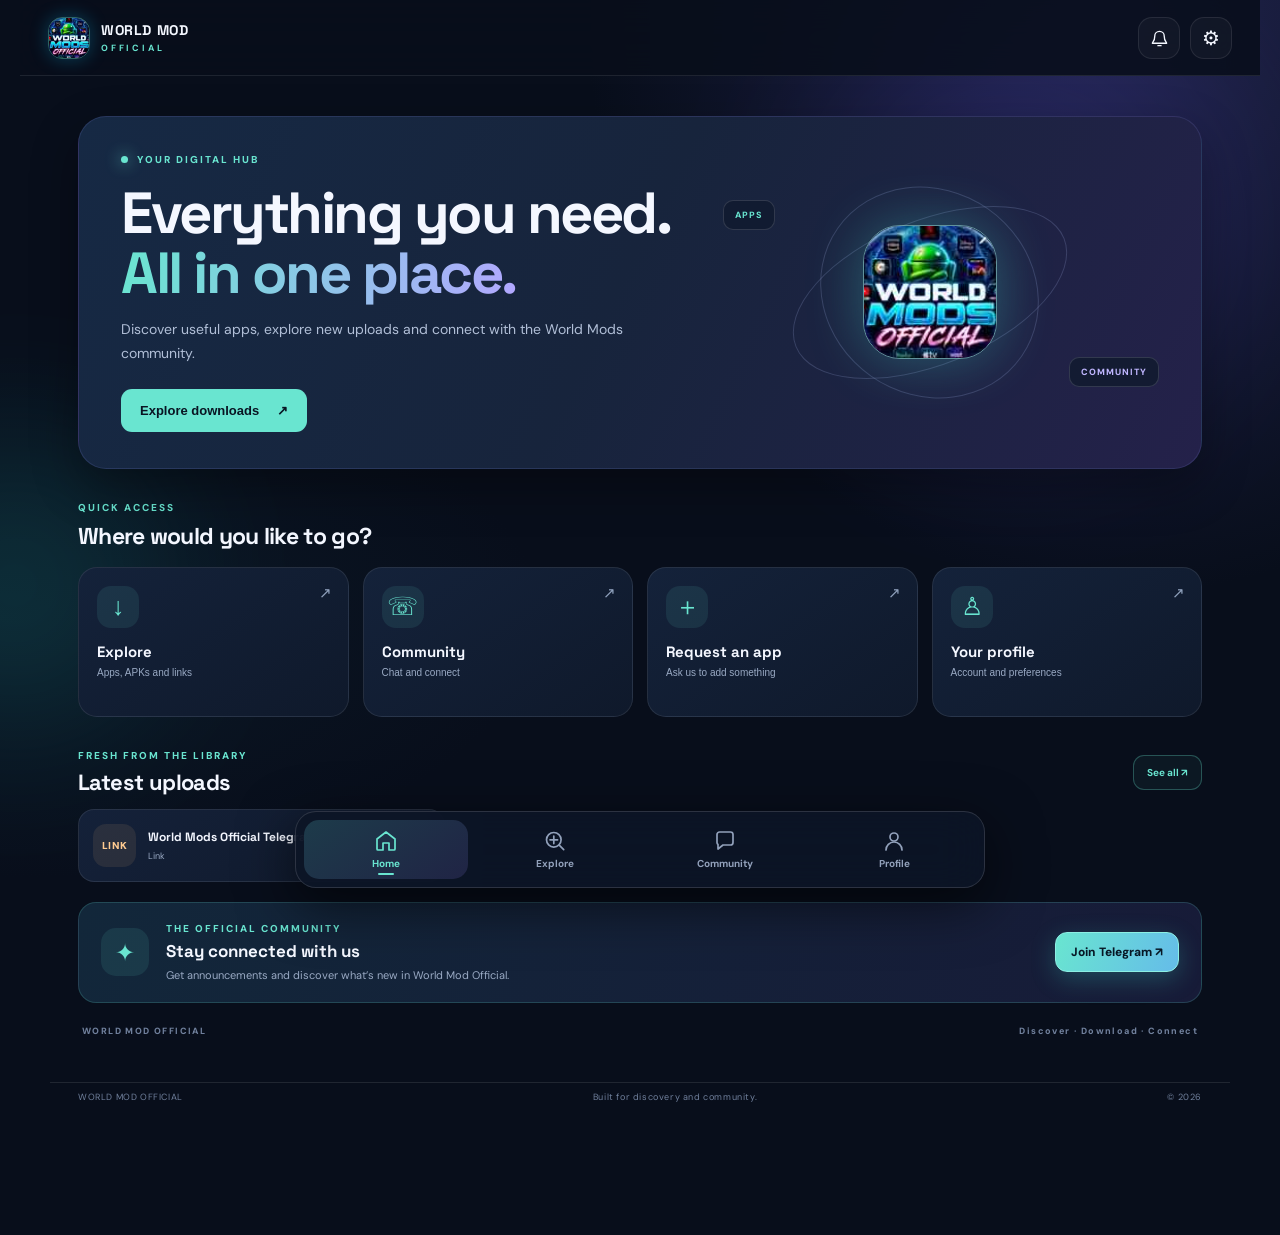
<file: index.html>
<!doctype html>
<html lang="en">
<head>
<meta charset="utf-8">
<meta name="viewport" content="width=device-width,initial-scale=1,viewport-fit=cover">
<meta name="theme-color" content="#0b1020">
<meta name="description" content="World Mod Official — discover apps, Android downloads, community and updates.">
<meta name="mobile-web-app-capable" content="yes">
<meta name="apple-mobile-web-app-capable" content="yes">
<meta name="apple-mobile-web-app-status-bar-style" content="black-translucent">
<title>World Mod Official</title>
<link rel="icon" href="favicon.svg" type="image/svg+xml">
<link rel="apple-touch-icon" href="icons/icon-192.png">
<link rel="manifest" href="./manifest.json">
<link rel="stylesheet" href="styles.css">
<link rel="stylesheet" href="pwa.css">
<link rel="stylesheet" href="community.css">
<link rel="stylesheet" href="app-shell.css?v=3">
</head>
<body class="app-experience">
<div class="glow glow-a"></div><div class="glow glow-b"></div>
<header class="app-topbar">
  <a class="app-brand" href="#home" aria-label="World Mod Official home" data-open-tab="home">
    <img src="favicon.svg" alt="" class="brand-avatar">
    <span><b>WORLD MOD</b><small>OFFICIAL</small></span>
  </a>
  <div class="topbar-actions">
    <button class="icon-action notification-action" id="top-notifications" type="button" aria-label="Open notifications" data-open-tab="profile"><svg viewBox="0 0 24 24" aria-hidden="true"><path d="M18 9a6 6 0 0 0-12 0c0 7-3 7-3 9h18c0-2-3-2-3-9M10 21h4"/></svg><span id="notification-count" class="notification-count" hidden></span></button>
    <button class="icon-action admin-shortcut" type="button" aria-label="Admin login" onclick="location.href='https://world-mods-official-api.ashut7836.workers.dev/admin'"><span>⚙</span></button>
    <button id="install-app" class="install-button" type="button" hidden>Install</button>
  </div>
</header>

<main class="app-main">
  <div id="global-shoutout" class="global-shoutout-host"></div>

  <section id="home-view" class="app-screen active" aria-labelledby="home-title">
    <div class="welcome-panel">
      <div class="welcome-copy">
        <span class="eyebrow"><i class="status-dot"></i> YOUR DIGITAL HUB</span>
        <h1 id="home-title">Everything you need.<br><span>All in one place.</span></h1>
        <p>Discover useful apps, explore new uploads and connect with the World Mods community.</p>
        <button class="primary-button" type="button" data-open-tab="explore">Explore downloads <span>↗</span></button>
      </div>
      <div class="welcome-art" aria-hidden="true">
        <div class="welcome-orbit orbit-one"></div><div class="welcome-orbit orbit-two"></div>
        <img src="favicon.svg" alt="" class="welcome-logo">
        <span class="orbit-label label-apps">APPS</span><span class="orbit-label label-community">COMMUNITY</span>
      </div>
    </div>

    <div class="section-heading">
      <div><span class="eyebrow">QUICK ACCESS</span><h2>Where would you like to go?</h2></div>
    </div>
    <div class="quick-grid">
      <button class="quick-tile" type="button" data-open-tab="explore"><span class="quick-icon">↓</span><b>Explore</b><small>Apps, APKs and links</small><span class="tile-arrow">↗</span></button>
      <button class="quick-tile" type="button" data-open-tab="community"><span class="quick-icon">☏</span><b>Community</b><small>Chat and connect</small><span class="tile-arrow">↗</span></button>
      <button class="quick-tile" type="button" data-open-tab="community" data-community-subtab="requests"><span class="quick-icon">＋</span><b>Request an app</b><small>Ask us to add something</small><span class="tile-arrow">↗</span></button>
      <button class="quick-tile" type="button" data-open-tab="profile"><span class="quick-icon">♙</span><b>Your profile</b><small>Account and preferences</small><span class="tile-arrow">↗</span></button>
    </div>

    <section class="home-latest">
      <div class="home-latest-heading"><div><span class="eyebrow">FRESH FROM THE LIBRARY</span><h2>Latest uploads</h2></div><button class="text-action" type="button" data-open-tab="explore">See all ↗</button></div>
      <div id="home-latest-list" class="home-latest-list"><p class="community-muted">Checking the latest uploads…</p></div>
    </section>
    <section class="home-highlight">
      <div class="highlight-icon">✦</div>
      <div class="highlight-copy"><span class="eyebrow">THE OFFICIAL COMMUNITY</span><h2>Stay connected with us</h2><p>Get announcements and discover what’s new in World Mod Official.</p></div>
      <a href="https://t.me/WORLDMODSOFFICIAI" target="_blank" rel="noopener noreferrer" class="telegram-join">Join Telegram ↗</a>
    </section>
    <div class="home-footnote"><span>WORLD MOD OFFICIAL</span><span>Discover · Download · Connect</span></div>
  </section>

  <section id="explore-view" class="app-screen" aria-labelledby="explore-title">
    <div class="screen-heading">
      <span class="eyebrow">DISCOVER SOMETHING NEW</span>
      <h1 id="explore-title">Explore <span>downloads.</span></h1>
      <p>Find apps, APKs, videos and useful links from the library.</p>
    </div>
    <section id="library" class="library">
      <div class="section-head"><div><div class="eyebrow">THE LIBRARY</div><h2>All uploads</h2><p class="muted">Search, filter and find what you need.</p></div><span id="item-count" class="count">Loading…</span></div>
      <div class="toolbar">
        <label class="search"><span>⌕</span><input id="search" type="search" placeholder="Search apps and videos…" autocomplete="off"></label>
        <div class="extra-filters"><label for="category-filter">Category</label><select id="category-filter"><option value="">All categories</option></select><label for="android-filter">Android</label><input id="android-filter" type="search" placeholder="e.g. 8.0+" autocomplete="off"></div>
        <label class="sort-label">Sort <select id="sort-items"><option value="newest">Newest</option><option value="popular">Most downloaded</option><option value="az">A–Z</option></select></label>
        <div class="filters"><button class="filter active" data-filter="all" type="button">All</button><button class="filter" data-filter="app" type="button">Apps</button><button class="filter" data-filter="video" type="button">Videos</button><button class="filter" data-filter="link" type="button">Links</button></div>
      </div>
      <div id="library-grid" class="grid"><div class="empty"><h3>Loading World Mod Official…</h3><p>Getting the latest uploads.</p></div></div>
    </section>
    <div class="safety">Download only files and apps you trust. World Mod Official does not independently certify third-party files.</div>
  </section>

  <section id="community-view" class="app-screen" aria-labelledby="community-title">
    <div class="screen-heading community-screen-heading"><span class="eyebrow">MEET · SHARE · REQUEST</span><h1 id="community-title">Community<span>.</span></h1><p>Connect with members and follow official updates.</p></div>
    <section id="community-auth" class="community-panel community-auth">
      <div class="eyebrow">MEMBER ACCESS</div><h2>Welcome to the community</h2><p>Log in or create an account to chat, request apps and follow your activity.</p>
      <div class="community-tabs"><button id="tab-login" class="active" type="button">Log in</button><button id="tab-register" type="button">Create account</button></div>
      <form id="community-auth-form">
        <div class="community-field"><label for="community-username">Username</label><input id="community-username" name="username" minlength="3" maxlength="20" pattern="[A-Za-z0-9_]+" autocomplete="username" required placeholder="YourUsername"></div>
        <div class="community-field"><label for="community-pin">Private 6-digit PIN</label><input id="community-pin" name="pin" type="password" inputmode="numeric" minlength="6" maxlength="6" pattern="[0-9]{6}" autocomplete="current-password" required placeholder="••••••"></div>
        <button id="auth-submit" class="community-primary" type="submit">Log in</button><p id="auth-status" class="community-status" role="status"></p>
      </form>
      <p class="community-muted">Keep your PIN private. Do not reuse a bank, phone or other important PIN.</p>
    </section>

    <section id="member-area" class="hidden">
      <div class="member-bar">
        <div class="member-id"><div id="member-avatar" class="member-avatar">M</div><div><strong id="member-name">Member</strong><small id="member-details">Member account</small></div><span id="member-role" class="role-chip">Member</span></div>
        <div class="community-actions"><a id="community-admin-link" class="community-secondary hidden" href="https://world-mods-official-api.ashut7836.workers.dev/community-admin">Admin tools</a><button id="community-logout" class="community-secondary" type="button">Log out</button></div>
      </div>

      <div class="community-subnav" role="tablist" aria-label="Community sections">
        <button class="community-subtab active" type="button" data-community-view="discussion">Discussion</button>
        <button class="community-subtab" type="button" data-community-view="requests">App requests</button>
        <button class="community-subtab" type="button" data-community-view="feedback">Report a problem</button>
      </div>

      <div id="community-discussion-view" class="community-subscreen active">
        <section class="community-panel chat-panel">
          <div class="community-section-title"><div><div class="eyebrow">PUBLIC ROOM</div><h2>Community chat</h2></div><span id="online-note" class="community-muted">Shared room</span></div>
          <p>Share questions, ideas and updates. Be respectful and never post private information.</p>
          <div id="chat-feed" class="chat-feed" aria-live="polite"><div class="chat-empty">Loading messages…</div></div>
          <form id="message-form" class="chat-composer"><div class="community-field"><label class="visually-hidden" for="message-text">Write a message</label><textarea id="message-text" maxlength="500" rows="2" placeholder="Write a message…" required></textarea></div><div class="composer-bottom"><span class="community-muted">500 characters max · 4-second cooldown</span><button id="send-message" class="community-primary" type="submit">Send ↗</button></div><p id="message-status" class="community-status" role="status"></p></form>
        </section>
      </div>

      <div id="community-requests-view" class="community-subscreen">
        <section class="community-panel"><div class="eyebrow">REQUEST BOARD</div><h2>Request an app</h2><p>Tell us what app or resource you are looking for. Requests are reviewed before anything is added.</p>
          <form id="request-form"><div class="community-field"><label for="request-title">App or resource name</label><input id="request-title" maxlength="120" required placeholder="App name"></div><div class="community-field"><label for="request-details">Details (optional)</label><textarea id="request-details" maxlength="500" rows="3" placeholder="Version, platform or details"></textarea></div><button class="community-primary" type="submit">Submit request</button><p id="request-status" class="community-status" role="status"></p></form>
          <div id="my-requests" class="my-requests"></div>
        </section>
      </div>

      <div id="community-feedback-view" class="community-subscreen">
        <section class="community-panel"><div class="eyebrow">HELP US IMPROVE</div><h2>Report a problem</h2><p>Report broken download links, incorrect app information or issues with the site. Do not include personal details.</p>
          <form id="problem-form"><div class="community-field"><label for="problem-title">What is the problem?</label><input id="problem-title" maxlength="120" required placeholder="Short description"></div><div class="community-field"><label for="problem-details">Details</label><textarea id="problem-details" maxlength="600" rows="4" required placeholder="Tell us what needs fixing"></textarea></div><button class="community-primary" type="submit">Send report</button><p id="problem-status" class="community-status" role="status"></p></form>
        </section>
      </div>
    </section>
  </section>

  <section id="profile-view" class="app-screen" aria-labelledby="profile-title">
    <div class="screen-heading"><span class="eyebrow">YOUR SPACE</span><h1 id="profile-title">Your <span>profile.</span></h1><p>Manage your account, preferences and official notifications.</p></div>
    <section id="profile-signin-card" class="profile-card profile-signin"><div class="profile-avatar">W</div><div><h2>Sign in to your account</h2><p>Join the community to manage your profile and notification preferences.</p><button class="community-primary" type="button" data-open-tab="community">Open community sign in</button></div></section>
    <section id="profile-account-card" class="profile-card hidden"><div class="profile-avatar" id="profile-avatar">M</div><div class="profile-account-copy"><span class="eyebrow">SIGNED IN MEMBER</span><h2 id="profile-username">Member</h2><p id="profile-account-meta">Community account</p><span class="role-chip" id="profile-role">Member</span></div><div class="profile-account-actions"><button class="community-secondary" type="button" data-open-tab="community">Community</button><a id="profile-admin-link" class="community-secondary hidden" href="https://world-mods-official-api.ashut7836.workers.dev/community-admin">Admin tools</a></div></section>

    <section class="profile-card">
      <div class="profile-section-head"><div><span class="eyebrow">YOUR PREFERENCES</span><h2>Notifications</h2><p>Choose which official updates appear in your notification centre on this device.</p></div><span class="profile-bell">♧</span></div>
      <div class="preference-list">
        <label class="preference-row"><span><b>New app uploads</b><small>When a new app or download is added</small></span><input id="pref-apps" type="checkbox" checked></label>
        <label class="preference-row"><span><b>Official shoutouts</b><small>Announcements published by the owner</small></span><input id="pref-shoutouts" type="checkbox" checked></label>
        <label class="preference-row"><span><b>Important app updates</b><small>Important catalogue and service updates</small></span><input id="pref-updates" type="checkbox" checked></label>
        <label class="preference-row"><span><b>Community discussions</b><small>Chat activity (off by default)</small></span><input id="pref-discussions" type="checkbox"></label>
      </div>
      <p id="preferences-status" class="community-status" role="status">Your choices are saved on this device.</p>
    </section>

    <section class="profile-card notification-card"><div class="profile-section-head"><div><span class="eyebrow">YOUR INBOX</span><h2>Notification centre</h2><p>Official announcements and upload alerts.</p></div><span class="profile-bell">✦</span></div><div id="notification-list"><p class="community-muted">Log in to view your notifications.</p></div></section>
    <div class="profile-note">Account security: keep your PIN private. Notifications are in-app only; browser or Android push notifications are not enabled yet.</div>
  </section>
</main>

<nav class="bottom-nav" aria-label="Main navigation">
  <button type="button" class="bottom-nav-item active" data-open-tab="home" aria-current="page"><svg class="nav-icon" viewBox="0 0 24 24" aria-hidden="true"><path d="m3 10 9-7 9 7v10a1 1 0 0 1-1 1h-5v-7H9v7H4a1 1 0 0 1-1-1z"/></svg><b>Home</b></button>
  <button type="button" class="bottom-nav-item" data-open-tab="explore"><svg class="nav-icon" viewBox="0 0 24 24" aria-hidden="true"><circle cx="10.8" cy="10.8" r="7.3"/><path d="m16.2 16.2 4.5 4.5M10.8 7v7.6M7 10.8h7.6"/></svg><b>Explore</b></button>
  <button type="button" class="bottom-nav-item" data-open-tab="community"><svg class="nav-icon" viewBox="0 0 24 24" aria-hidden="true"><path d="M4 5.5A2.5 2.5 0 0 1 6.5 3h11A2.5 2.5 0 0 1 20 5.5v8a2.5 2.5 0 0 1-2.5 2.5H10l-5 4v-4.5a2.5 2.5 0 0 1-1-2z"/></svg><b>Community</b></button>
  <button type="button" class="bottom-nav-item" data-open-tab="profile"><svg class="nav-icon" viewBox="0 0 24 24" aria-hidden="true"><circle cx="12" cy="8" r="4"/><path d="M4 21a8 8 0 0 1 16 0"/></svg><b>Profile</b></button>
</nav>

<footer class="app-footer"><span>WORLD MOD OFFICIAL</span><span>Built for discovery and community.</span><span>© <span id="year"></span></span></footer>
<script src="app.js?v=6"></script>
<script src="community.js?v=2"></script>
<script src="shoutout.js?v=2"></script>
<script src="app-shell.js?v=3"></script>
<script src="install-prompt.js?v=2"></script>
<script src="pwa.js?v=1"></script>
</body>
</html>
</file>
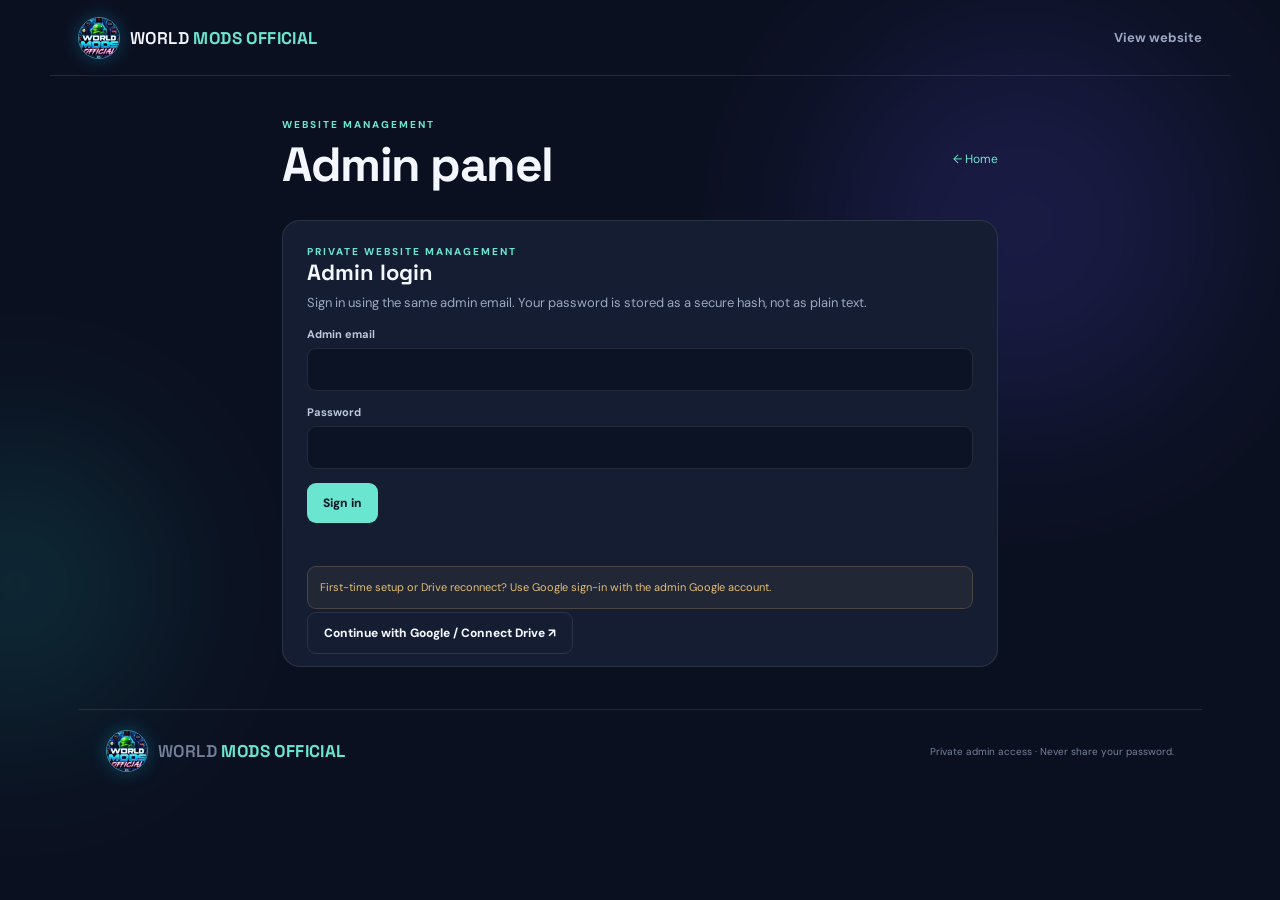
<file: admin.html>
<!doctype html>
<html lang="en">
<head>
<meta charset="utf-8"><meta name="viewport" content="width=device-width, initial-scale=1">
<meta name="theme-color" content="#0b1020"><meta name="robots" content="noindex,nofollow">
<title>Admin Login · World Mods Official</title>
<link rel="icon" href="favicon.svg" type="image/svg+xml"><link rel="stylesheet" href="styles.css">
</head>
<body>
<div class="glow glow-a"></div><div class="glow glow-b"></div>
<header class="topbar">
  <a class="brand" href="index.html"><img class="brand-avatar" src="favicon.svg" alt=""><span>WORLD <b>MODS OFFICIAL</b></span></a>
  <nav><a href="index.html">View website</a></nav>
</header>
<main class="admin-wrap">
  <div class="admin-head"><div><div class="eyebrow">WEBSITE MANAGEMENT</div><h1 style="font-size:clamp(34px,5vw,48px);letter-spacing:-1.5px;margin:10px 0">Admin panel</h1></div><a href="index.html">← Home</a></div>
  <div id="admin-app"><section class="panel"><h2>Loading secure admin…</h2></section></div>
</main>
<footer><a class="brand" href="index.html"><img class="brand-avatar" src="favicon.svg" alt=""><span>WORLD <b>MODS OFFICIAL</b></span></a><span>Private admin access · Never share your password.</span></footer>
<script src="admin.js"></script>
</body></html>
</file>
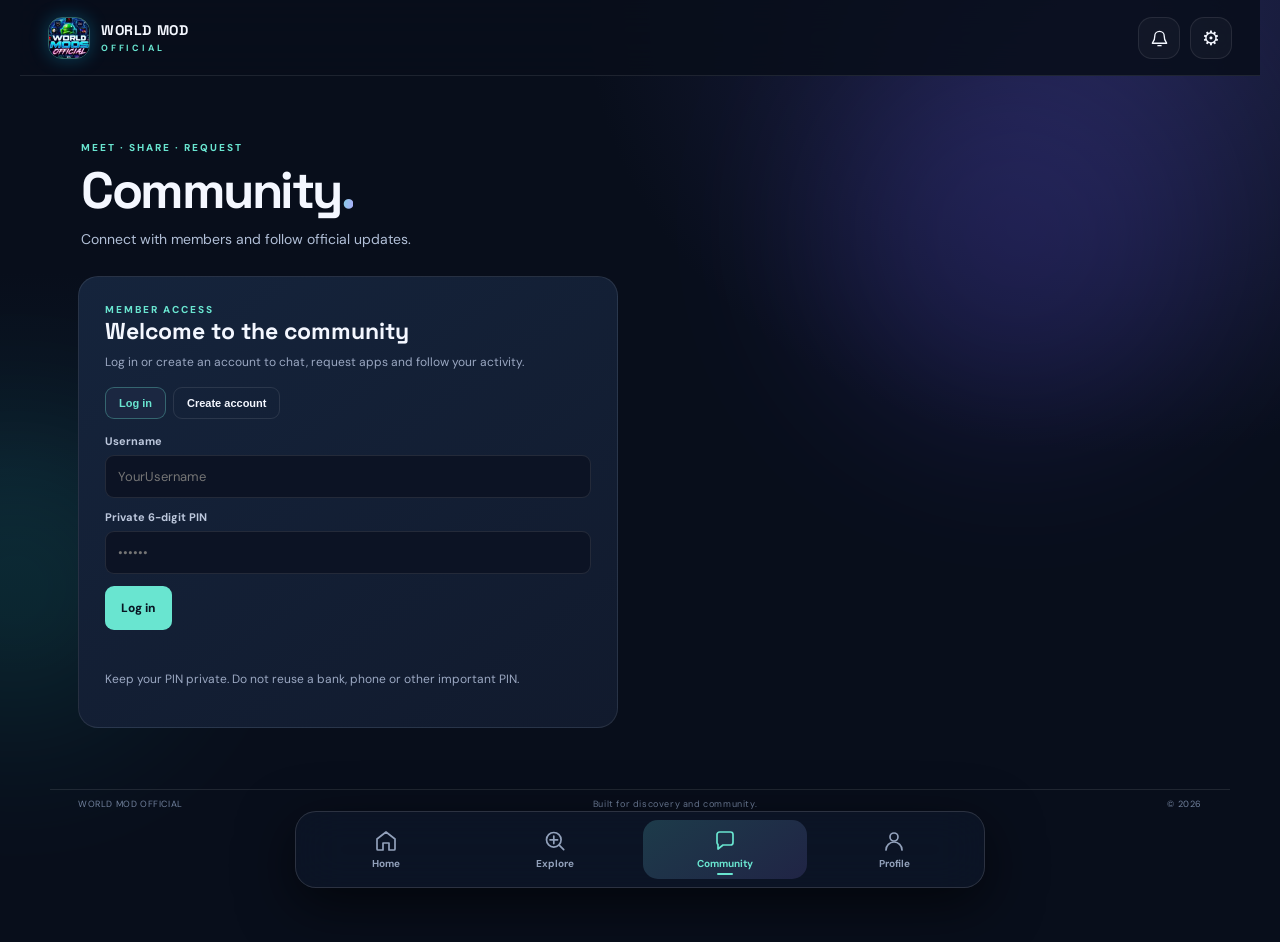
<file: community.html>
<!doctype html>
<html lang="en">
<head>
<meta charset="utf-8">
<meta name="viewport" content="width=device-width,initial-scale=1">
<meta name="theme-color" content="#0b1020">
<meta http-equiv="refresh" content="0;url=./index.html#community">
<title>Community · World Mods Official</title>
<link rel="canonical" href="https://ashut7836-creator.github.io/Apk-World/">
</head>
<body style="margin:0;background:#0b1020;color:#f4f7ff;font:16px Arial,sans-serif;display:grid;min-height:100vh;place-items:center">
<p>Opening the World Mods Official app… <a style="color:#69e5d0" href="./index.html#community">Continue</a></p>
<script>location.replace("./index.html#community");</script>
</body>
</html>
</file>
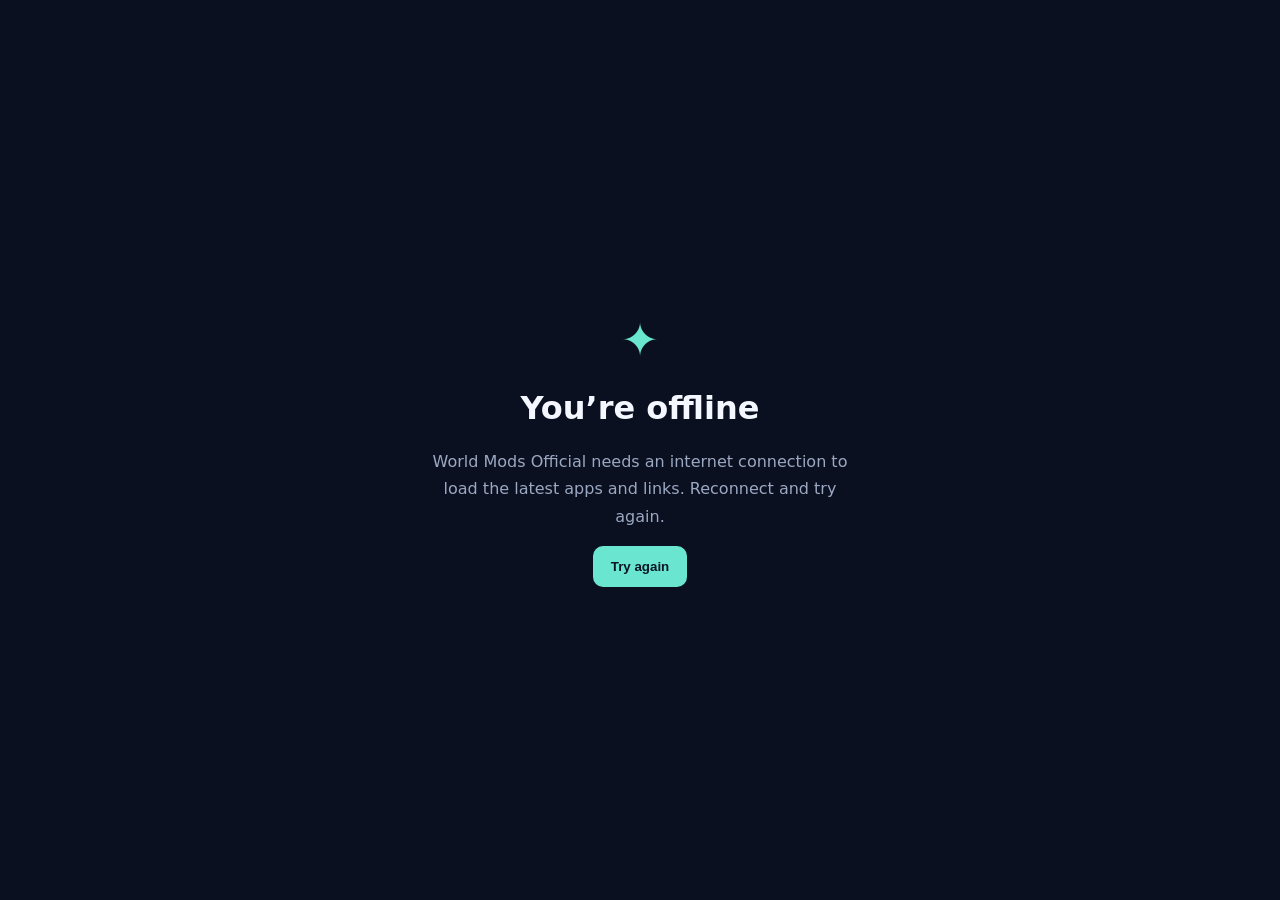
<file: offline.html>
<!doctype html>
<html lang="en"><head><meta charset="utf-8"><meta name="viewport" content="width=device-width,initial-scale=1"><meta name="theme-color" content="#0b1020"><title>Offline · World Mods Official</title><style>body{margin:0;min-height:100vh;display:grid;place-items:center;background:#0b1020;color:#f4f7ff;font:16px system-ui;text-align:center}.box{max-width:420px;padding:32px}.mark{font-size:46px;color:#69e5d0}p{color:#9ba8c2;line-height:1.7}button{border:0;border-radius:10px;padding:13px 18px;background:#69e5d0;color:#091523;font-weight:800}</style></head><body><main class="box"><div class="mark">✦</div><h1>You’re offline</h1><p>World Mods Official needs an internet connection to load the latest apps and links. Reconnect and try again.</p><button onclick="location.reload()">Try again</button></main></body></html>
</file>
<file: styles.css>
@import url('https://fonts.googleapis.com/css2?family=DM+Sans:wght@400;500;600;700;800&family=Space+Grotesk:wght@500;600;700&display=swap');
:root{--bg:#0b1020;--panel:#141d32;--panel2:#1b2741;--text:#f4f7ff;--muted:#9ba8c2;--line:#ffffff19;--cyan:#69e5d0;--violet:#9b8cff;--good:#87e7bd;--danger:#ff929c}*{box-sizing:border-box}html{scroll-behavior:smooth}body{margin:0;background:var(--bg);color:var(--text);font-family:'DM Sans',sans-serif;min-height:100vh;overflow-x:hidden}a{color:inherit;text-decoration:none}.glow{position:absolute;z-index:-1;filter:blur(90px);opacity:.17;border-radius:50%;pointer-events:none}.glow-a{width:390px;height:390px;background:#6655ff;right:5%;top:30px}.glow-b{width:270px;height:270px;background:#20c6bb;left:-120px;top:450px}.topbar{height:76px;max-width:1180px;margin:auto;padding:0 28px;display:flex;align-items:center;justify-content:space-between;border-bottom:1px solid var(--line)}.brand{display:flex;align-items:center;gap:10px;font:600 17px 'Space Grotesk';letter-spacing:.4px}.brand b{color:var(--cyan)}.brand-icon{width:35px;height:35px;border-radius:11px;display:grid;place-items:center;background:linear-gradient(140deg,var(--cyan),var(--violet));color:#101528;font-size:21px;font-weight:800}.topbar nav{display:flex;align-items:center;gap:28px;color:var(--muted);font-size:13px;font-weight:700}.topbar nav a:hover{color:var(--text)}.nav-button{padding:10px 14px;border:1px solid var(--line);border-radius:10px;color:var(--text)}main{max-width:1124px;margin:auto;padding:0 28px}.hero{min-height:430px;display:grid;grid-template-columns:1fr 1fr;align-items:center;padding:45px 0}.eyebrow{font-size:10px;letter-spacing:2px;font-weight:800;color:var(--cyan);display:flex;align-items:center;gap:9px}.dot{width:7px;height:7px;border-radius:50%;background:var(--cyan);box-shadow:0 0 13px var(--cyan)}h1,h2,h3,p{margin-top:0}h1{font:700 clamp(49px,6vw,70px)/1.02 'Space Grotesk';letter-spacing:-3px;margin:20px 0}h1 span{background:linear-gradient(100deg,var(--cyan),#a69aff);background-clip:text;color:transparent}.hero-copy{max-width:430px;color:var(--muted);font-size:16px;line-height:1.7;margin-bottom:25px}.primary-button{display:inline-flex;gap:24px;align-items:center;background:var(--cyan);color:#091523;padding:14px 19px;border-radius:11px;font-size:13px;font-weight:800}.hero-art{height:320px;position:relative;display:grid;place-items:center}.ring{position:absolute;border:1px solid #b5c2eb33;border-radius:50%;transform:rotate(-18deg)}.ring-one{width:310px;height:180px}.ring-two{width:390px;height:240px;transform:rotate(42deg)}.app-card{width:175px;height:205px;border:1px solid #ffffff30;border-radius:27px;background:linear-gradient(145deg,#293653,#111a2f);box-shadow:0 24px 80px #0008;display:flex;flex-direction:column;align-items:center;justify-content:center;transform:rotate(-7deg)}.app-mark{width:82px;height:82px;border-radius:24px;display:grid;place-items:center;background:linear-gradient(140deg,var(--cyan),var(--violet));color:#10162a;font:800 28px 'Space Grotesk'}.mini-lines{display:flex;gap:5px;margin:17px 0 9px}.mini-lines i{height:4px;width:25px;border-radius:9px;background:#a5b3d5}.mini-lines i:nth-child(2){width:15px;background:var(--cyan)}.app-card small{font-size:9px;letter-spacing:2px;color:#c2cce0;font-weight:800}.float-tag{position:absolute;padding:10px 14px;border:1px solid #ffffff25;border-radius:11px;background:#172139e8;box-shadow:0 12px 30px #0005;font-size:11px;color:var(--cyan);font-weight:800}.tag-app{top:40px;left:12%}.tag-video{right:4%;top:100px;color:#b9aaff}.tag-link{bottom:30px;left:20%;color:#ffbd7a}.library{padding:42px 0 65px;border-top:1px solid var(--line)}.section-head{display:flex;align-items:end;justify-content:space-between;margin-bottom:23px}.section-head h2,.about h2{font:700 30px 'Space Grotesk';letter-spacing:-1px;margin:9px 0 7px}.muted{color:var(--muted);font-size:13px;line-height:1.7;margin:0}.count{font-size:11px;color:var(--muted);padding:8px 11px;border:1px solid var(--line);border-radius:20px;white-space:nowrap}.toolbar{display:flex;align-items:center;justify-content:space-between;gap:15px;margin-bottom:20px}.search{height:46px;display:flex;align-items:center;gap:10px;flex:1;max-width:460px;padding:0 14px;background:var(--panel);border:1px solid var(--line);border-radius:11px;color:var(--muted)}.search span{font-size:22px}.search input{width:100%;border:0;outline:0;background:transparent;color:var(--text);font:13px 'DM Sans'}.filters{display:flex;gap:4px;background:var(--panel);padding:4px;border:1px solid var(--line);border-radius:11px}.filter{border:0;background:transparent;color:var(--muted);padding:9px 14px;border-radius:8px;font:700 11px 'DM Sans';cursor:pointer}.filter.active{background:#293550;color:var(--text)}.grid{display:grid;grid-template-columns:repeat(3,minmax(0,1fr));gap:16px}.media-card{background:linear-gradient(150deg,#19243c,#10182a);border:1px solid var(--line);border-radius:16px;padding:17px;min-width:0}.card-top{display:flex;justify-content:space-between;align-items:center;margin-bottom:15px}.type-icon{width:42px;height:42px;border-radius:12px;display:grid;place-items:center;background:#69e5d018;color:var(--cyan);font-size:21px}.type-icon.video{background:#9b8cff1c;color:#b6aaff}.tag{font-size:9px;font-weight:800;letter-spacing:1px;color:var(--cyan);background:#69e5d014;padding:6px 9px;border-radius:20px}.tag.video{color:#b7aaff;background:#9b8cff16}.card-title{font:700 17px 'Space Grotesk';margin:0 0 7px;overflow-wrap:anywhere}.card-desc{font-size:12px;line-height:1.6;color:var(--muted);min-height:38px;margin:0 0 14px}.card-video{width:100%;aspect-ratio:16/9;background:#080d18;border-radius:10px;margin-bottom:12px}.card-meta{display:flex;justify-content:space-between;gap:8px;color:#8290ab;font-size:10px;border-top:1px solid var(--line);padding-top:11px;margin-bottom:13px}.card-action{display:block;width:100%;text-align:center;border-radius:9px;padding:11px;background:var(--cyan);color:#091523;font:800 11px 'DM Sans'}.empty{grid-column:1/-1;min-height:190px;border:1px dashed #ffffff30;border-radius:16px;display:flex;flex-direction:column;align-items:center;justify-content:center;text-align:center;padding:25px;color:var(--muted)}.empty h3{font:600 16px 'Space Grotesk';color:var(--text);margin:0 0 6px}.empty p{font-size:12px;margin:0}.setup-note{margin-top:15px;padding:13px;border:1px solid #e6b95a55;background:#e6b95a12;border-radius:10px;color:#e9d49d;font-size:12px}.hidden{display:none!important}.about{display:flex;gap:20px;align-items:flex-start;border:1px solid var(--line);border-radius:19px;padding:26px;background:linear-gradient(110deg,#172139,#121a2d);margin-bottom:58px}.about-symbol{width:44px;height:44px;flex:none;display:grid;place-items:center;border-radius:13px;background:#69e5d018;color:var(--cyan);font-size:23px}.about h2{font-size:22px}.about p{max-width:650px}footer{max-width:1124px;margin:auto;padding:20px 28px 16px;border-top:1px solid var(--line);display:flex;align-items:center;justify-content:space-between;gap:14px;color:#74819a;font-size:10px}.safety{text-align:center;padding:12px 18px;background:#0e1526;color:#8794ad;font-size:10px}.admin-wrap{max-width:760px;margin:42px auto;padding:0 22px}.admin-head{display:flex;justify-content:space-between;align-items:center;margin-bottom:20px}.admin-head a{color:var(--cyan);font-size:12px}.panel{background:var(--panel);border:1px solid var(--line);border-radius:18px;padding:24px;margin-bottom:18px}.panel h2{font:700 22px 'Space Grotesk';margin:0 0 7px}.panel>p{font-size:13px;color:var(--muted);line-height:1.6}.field{display:flex;flex-direction:column;gap:7px;margin-bottom:14px}.field label{font-size:11px;color:#bdc8dd;font-weight:700}.field input,.field textarea,.field select{width:100%;border:1px solid var(--line);border-radius:9px;padding:12px;background:#0c1324;color:var(--text);font:13px 'DM Sans';outline:0}.field textarea{min-height:85px;resize:vertical}.form-grid{display:grid;grid-template-columns:1fr 1fr;gap:13px}.full{grid-column:1/-1}.hint{font-size:10px;color:#8190aa;line-height:1.5}.button-row{display:flex;gap:10px;flex-wrap:wrap}.solid-btn,.outline-btn{border:0;border-radius:9px;padding:12px 16px;background:var(--cyan);color:#091523;font:800 12px 'DM Sans';cursor:pointer}.outline-btn{background:transparent;border:1px solid var(--line);color:var(--text)}.status{font-size:12px;color:var(--muted);margin-top:12px;min-height:18px}.status.error{color:var(--danger)}.status.success{color:var(--good)}.notice{font-size:11px;color:#e5be76;background:#e5be7610;border:1px solid #e5be7633;border-radius:9px;padding:12px;line-height:1.6;margin:12px 0}.admin-list{border-top:1px solid var(--line);margin-top:22px;padding-top:16px}.admin-item{display:flex;justify-content:space-between;gap:12px;align-items:center;padding:12px 0;border-bottom:1px solid var(--line)}.admin-item strong{display:block;font-size:12px}.admin-item small{color:var(--muted);font-size:10px}.delete-btn{background:#ff929c16;color:#ff9da6;border:1px solid #ff929c35;border-radius:8px;padding:8px 11px;font-size:10px;font-weight:700;cursor:pointer}
@media(max-width:760px){.hero{grid-template-columns:1fr;padding-top:48px}.hero-art{height:260px;max-width:470px;width:100%;margin:auto}.grid{grid-template-columns:repeat(2,minmax(0,1fr))}.section-head{align-items:flex-start;gap:12px}.about{margin-bottom:38px}footer{flex-wrap:wrap}.admin-wrap{margin:22px auto}}
@media(max-width:500px){.topbar{height:67px;padding:0 17px}.topbar nav{gap:12px;font-size:11px}.nav-button{padding:8px 10px}main{padding:0 17px}.hero{padding:42px 0 28px}h1{font-size:51px}.hero-copy{font-size:14px}.hero-art{height:230px}.ring-one{width:255px}.ring-two{width:310px}.app-card{transform:scale(.86) rotate(-7deg)}.tag-app{left:3%;top:20px}.tag-video{right:0;top:74px}.tag-link{left:12%;bottom:15px}.library{padding:33px 0 48px}.section-head h2{font-size:25px}.section-head .muted{font-size:11px}.count{font-size:9px;padding:7px 8px}.toolbar{align-items:stretch;flex-direction:column}.search{max-width:none}.filters{align-self:flex-start}.grid{grid-template-columns:1fr}.about{padding:19px;gap:13px}.about h2{font-size:19px}footer{padding:19px 17px;justify-content:flex-start}footer>span:nth-child(2){order:3;width:100%}.panel{padding:18px}.form-grid{grid-template-columns:1fr}.full{grid-column:auto}.admin-head{align-items:flex-start}}
.brand-avatar{width:42px;height:42px;object-fit:cover;border-radius:50%;border:1px solid #6ee7ff88;box-shadow:0 0 18px #12c8ff44}.hero-logo{width:min(260px,72%);aspect-ratio:1;object-fit:cover;border-radius:50%;border:2px solid #6ee7ff99;box-shadow:0 0 55px #00bfff55;z-index:2}.hero-art .ring{opacity:.35}@media(max-width:500px){.brand-avatar{width:36px;height:36px}.brand{font-size:14px;gap:8px}.hero-logo{width:190px}}


/* Featured Telegram community banner */
.telegram-feature{position:relative;isolation:isolate;overflow:hidden;margin:0 0 46px;border:1px solid #69e5d04a;border-radius:22px;background:linear-gradient(112deg,#12243a 0%,#182b49 48%,#24204a 100%);box-shadow:0 20px 55px #0004}
.telegram-motion{display:flex;align-items:center;gap:25px;white-space:nowrap;overflow:hidden;padding:10px 0;border-bottom:1px solid #ffffff16;background:#69e5d00c;color:#a9eee2;font-size:9px;font-weight:800;letter-spacing:2.2px}
.telegram-motion span{flex:none;animation:telegram-travel 20s linear infinite}
.telegram-motion span:nth-child(even){color:#b7aaff}
@keyframes telegram-travel{from{transform:translateX(0)}to{transform:translateX(-180px)}}
.telegram-content{position:relative;z-index:2;display:flex;align-items:center;gap:20px;padding:27px 30px}
.telegram-icon{width:62px;height:62px;flex:none;display:grid;place-items:center;border-radius:19px;background:linear-gradient(145deg,#43d5e8,#278acb);box-shadow:0 9px 30px #25a9d966}
.telegram-icon svg{width:33px;height:33px;fill:#fff}
.telegram-copy{min-width:0;flex:1}
.telegram-kicker{display:block;margin-bottom:7px;color:#83e8dc;font-size:9px;font-weight:800;letter-spacing:2px}
.telegram-copy h2{margin:0 0 6px;font:700 clamp(18px,2.6vw,27px)/1.1 'Space Grotesk';letter-spacing:-.7px}
.telegram-copy h2 strong{color:#83e8dc}
.telegram-copy p{margin:0;color:#b1bfd8;font-size:12px;line-height:1.6}
.telegram-join{display:inline-flex;align-items:center;justify-content:center;gap:15px;flex:none;padding:14px 19px;border:1px solid #8cefe3;border-radius:12px;background:linear-gradient(110deg,#69e5d0,#65bce9);color:#071725;font-size:12px;font-weight:800;box-shadow:0 7px 24px #39c9c044;transition:transform .2s ease,box-shadow .2s ease}
.telegram-join:hover{transform:translateY(-3px);box-shadow:0 12px 30px #39c9c066}
.telegram-shine{position:absolute;z-index:1;pointer-events:none;width:260px;height:260px;right:18%;top:-180px;border-radius:50%;background:#69e5d0;filter:blur(90px);opacity:.15;animation:telegram-glow 5s ease-in-out infinite alternate}
@keyframes telegram-glow{from{opacity:.09;transform:translateX(-30px)}to{opacity:.22;transform:translateX(35px)}}
@media(max-width:650px){.telegram-feature{margin-bottom:35px;border-radius:17px}.telegram-content{padding:21px 17px;gap:13px;flex-wrap:wrap}.telegram-icon{width:49px;height:49px;border-radius:15px}.telegram-icon svg{width:27px;height:27px}.telegram-copy{flex:1 1 calc(100% - 65px)}.telegram-copy h2{font-size:19px}.telegram-copy p{font-size:11px}.telegram-join{width:100%;margin-top:3px;padding:13px}.telegram-motion{font-size:8px;letter-spacing:1.7px}}
@media(prefers-reduced-motion:reduce){.telegram-motion span,.telegram-shine{animation:none}.telegram-join{transition:none}}


.global-shoutout-host{max-width:1180px;margin:0 auto;padding:12px 28px 0}.global-shoutout{position:relative;overflow:hidden;padding:15px 18px 13px;border:1px solid #45c8ea66;border-radius:14px;background:linear-gradient(110deg,#12253a,#191a37 72%,#162a39);box-shadow:0 8px 30px #0003}.global-shoutout:before{content:"";position:absolute;inset:-40% auto -40% -35%;width:30%;background:linear-gradient(90deg,transparent,#ffffff15,transparent);transform:skewX(-20deg);animation:shoutoutShine 8s linear infinite;pointer-events:none}@keyframes shoutoutShine{0%{left:-40%}55%,100%{left:140%}}.global-shoutout-top{display:flex;justify-content:space-between;align-items:center;gap:12px}.global-shoutout-top strong{font-size:10px;letter-spacing:1.3px;color:var(--cyan)}.global-shoutout p{font-size:13px;line-height:1.6;color:#f4f7ff;margin:8px 0 5px;white-space:pre-wrap;overflow-wrap:anywhere}.global-shoutout small{font-size:9px;color:var(--muted)}.shoutout-dismiss{border:1px solid var(--line);border-radius:8px;background:#ffffff08;color:var(--muted);padding:6px 9px;font-size:10px;cursor:pointer}.sort-label{display:flex;align-items:center;gap:7px;font-size:10px;color:var(--muted);white-space:nowrap}.sort-label select{border:1px solid var(--line);border-radius:8px;background:var(--panel);color:var(--text);padding:9px 10px;font:11px 'DM Sans'}.checksum{font-size:9px;color:var(--muted);line-height:1.5;word-break:break-all;margin:10px 0}.checksum button,.version-toggle{margin-top:6px;border:1px solid var(--line);background:transparent;color:var(--cyan);border-radius:7px;padding:6px 8px;font-size:9px;cursor:pointer}.version-list{margin-top:9px;padding:10px;border:1px solid var(--line);border-radius:9px;background:#0c1324}.version-list a{display:block;padding:7px 0;border-bottom:1px solid var(--line);font-size:10px;color:var(--cyan)}.version-list a:last-child{border-bottom:0}.version-list small{display:block;color:var(--muted);margin-top:3px}.download-count{font-size:9px;color:var(--muted)}
@media(max-width:760px){.global-shoutout-host{padding:10px 17px 0}}@media(max-width:500px){.global-shoutout{padding:12px}.global-shoutout p{font-size:12px}.sort-label{justify-content:space-between}.sort-label select{flex:1}.toolbar{gap:10px}}

.extra-filters{display:flex;align-items:center;gap:7px;flex-wrap:wrap;color:var(--muted);font-size:10px}.extra-filters select,.extra-filters input{border:1px solid var(--line);border-radius:8px;background:var(--panel);color:var(--text);padding:9px 10px;font:11px 'DM Sans';min-width:110px}.extra-filters input{width:115px}.extra-filters label{white-space:nowrap}@media(max-width:760px){.extra-filters{width:100%}.extra-filters select{flex:1}.extra-filters input{flex:1;min-width:90px}}
</file>
<file: pwa.css>
.install-button{font:700 11px 'DM Sans';cursor:pointer;background:#69e5d018;color:var(--cyan)}.install-button[hidden]{display:none!important}@media(max-width:500px){.topbar nav{gap:7px}.install-button{padding:8px 8px;font-size:10px}}
</file>
<file: community.css>
.community-page{max-width:1124px;margin:0 auto;padding:30px 28px 70px}.community-hero{padding:30px;border:1px solid var(--line);border-radius:20px;background:linear-gradient(125deg,#17243d,#121a2e);margin-bottom:22px}.community-hero h1{font-size:clamp(34px,5vw,48px);letter-spacing:-1.8px;margin:10px 0}.community-hero p{color:var(--muted);line-height:1.7;max-width:700px}.community-grid{display:grid;grid-template-columns:minmax(0,1.45fr) minmax(260px,.8fr);gap:18px;align-items:start}.community-panel{background:var(--panel);border:1px solid var(--line);border-radius:17px;padding:20px;margin-bottom:18px;min-width:0}.community-panel h2{font:700 20px 'Space Grotesk';margin:0 0 7px}.community-panel>p{font-size:12px;color:var(--muted);line-height:1.6}.community-auth{max-width:520px;margin:20px auto}.community-tabs{display:flex;gap:7px;margin:15px 0}.community-tabs button,.community-secondary{background:transparent;border:1px solid var(--line);color:var(--text);border-radius:9px;padding:9px 13px;font-weight:700;font-size:11px;cursor:pointer}.community-tabs button.active{background:var(--panel2);border-color:#69e5d055;color:var(--cyan)}.community-field{display:flex;flex-direction:column;gap:7px;margin:12px 0}.community-field label{font-size:11px;color:#bdc8dd;font-weight:700}.community-field input,.community-field textarea,.community-field select{width:100%;border:1px solid var(--line);border-radius:9px;padding:12px;background:#0c1324;color:var(--text);font:13px 'DM Sans';outline:0}.community-field textarea{min-height:85px;resize:vertical}.community-primary{border:0;border-radius:9px;padding:12px 16px;background:var(--cyan);color:#091523;font:800 12px 'DM Sans';cursor:pointer}.community-primary:disabled{opacity:.55;cursor:wait}.community-status{font-size:12px;color:var(--muted);min-height:18px;margin-top:10px}.community-status.error{color:var(--danger)}.community-status.success{color:var(--good)}.member-bar{display:flex;align-items:center;justify-content:space-between;gap:12px;padding:14px;border:1px solid var(--line);border-radius:12px;background:#10182a;margin-bottom:17px}.member-id{display:flex;align-items:center;gap:11px;min-width:0}.member-avatar{width:40px;height:40px;flex:none;border-radius:50%;display:grid;place-items:center;background:linear-gradient(140deg,#69e5d0,#9b8cff);color:#0b1020;font-weight:900}.member-id strong{display:block;font-size:13px}.member-id small{display:block;color:var(--muted);font-size:10px;margin-top:3px}.role-chip{display:inline-block;border:1px solid #69e5d055;color:var(--cyan);border-radius:20px;padding:4px 8px;font-size:9px;font-weight:800;text-transform:uppercase}.chat-feed{display:flex;flex-direction:column;gap:10px;max-height:520px;overflow:auto;padding:3px 2px 12px}.chat-message{padding:12px;border:1px solid var(--line);border-radius:12px;background:#10182a}.chat-message-head{display:flex;align-items:center;gap:8px;flex-wrap:wrap;margin-bottom:7px}.chat-message-head strong{font-size:11px}.chat-message-head time{font-size:9px;color:var(--muted);margin-left:auto}.chat-message-body{font-size:12px;line-height:1.6;white-space:pre-wrap;overflow-wrap:anywhere;color:#e6edfb}.chat-actions{display:flex;gap:7px;margin-top:9px}.chat-actions button{padding:5px 8px;border-radius:7px;border:1px solid var(--line);background:transparent;color:var(--muted);font-size:9px;cursor:pointer}.chat-empty{padding:28px;text-align:center;border:1px dashed var(--line);border-radius:12px;color:var(--muted);font-size:12px}.notice-row,.request-row{padding:11px 0;border-bottom:1px solid var(--line)}.notice-row:last-child,.request-row:last-child{border-bottom:0}.notice-row strong,.request-row strong{display:block;font-size:12px}.notice-row p,.request-row p{font-size:11px;color:var(--muted);line-height:1.5;margin:5px 0}.notice-row small,.request-row small{font-size:9px;color:var(--muted)}.status-chip{display:inline-block;border-radius:20px;padding:4px 8px;background:#69e5d018;color:var(--cyan);font-size:9px;font-weight:800;text-transform:uppercase}.community-muted{color:var(--muted);font-size:10px;line-height:1.6}.hidden{display:none!important}.community-actions{display:flex;gap:8px;flex-wrap:wrap;align-items:center}.community-section-title{display:flex;align-items:center;justify-content:space-between;gap:12px;margin-bottom:10px}@media(max-width:760px){.community-grid{grid-template-columns:1fr}.community-page{padding:22px 17px 55px}.community-hero{padding:22px}.community-hero h1{font-size:36px}.member-bar{align-items:flex-start}.community-panel{padding:17px}}
</file>
<file: app-shell.css>
:root{
  --app-bg:#080e1b;--app-panel:#111c2f;--app-panel-soft:#17243b;--app-line:#ffffff17;
  --app-text:#f4f7ff;--app-muted:#9aaac4;--app-cyan:#69e5d0;--app-violet:#9b8cff;
  --app-shadow:0 18px 48px #0005
}
html{scroll-behavior:smooth;scroll-padding-top:90px}
body.app-experience{background:radial-gradient(ellipse at 88% 0%,#20234b 0,transparent 34%),radial-gradient(ellipse at 0% 50%,#12334444 0,transparent 30%),var(--app-bg);color:var(--app-text);min-height:100dvh;padding-bottom:calc(110px + env(safe-area-inset-bottom))}
.app-topbar{position:sticky;top:0;z-index:50;height:76px;max-width:1240px;margin:auto;padding:0 28px;display:flex;align-items:center;justify-content:space-between;border-bottom:1px solid var(--app-line);background:#080e1bdf;backdrop-filter:blur(20px)}
.app-brand{display:flex;align-items:center;gap:11px;min-width:0}
.app-brand img{width:42px;height:42px;border-radius:14px;object-fit:cover;border:1px solid #69e5d066}
.app-brand span{display:flex;flex-direction:column;font:700 14px 'Space Grotesk';letter-spacing:.6px}
.app-brand b{color:#f4f7ff}.app-brand small{font:700 9px 'DM Sans';letter-spacing:2.8px;color:var(--app-cyan);margin-top:3px}
.topbar-actions{display:flex;align-items:center;gap:10px}
.icon-action{width:42px;height:42px;border:1px solid var(--app-line);border-radius:14px;background:#ffffff08;color:var(--app-text);font-size:20px;cursor:pointer}
.icon-action:hover{border-color:#69e5d077;background:#69e5d018}
.install-button{border:0;border-radius:12px;background:var(--app-cyan);color:#071522;padding:11px 15px;font-size:12px;font-weight:800;cursor:pointer}
.app-main{max-width:1180px;margin:0 auto;padding:22px 28px 130px}
.app-screen{display:none;animation:screen-in .22s ease both}
.app-screen.active{display:block}
@keyframes screen-in{from{opacity:.35;transform:translateY(5px)}to{opacity:1;transform:none}}
.global-shoutout-host{max-width:none;margin:0 0 18px;padding:0}
.global-shoutout{border-radius:16px}
.welcome-panel{position:relative;overflow:hidden;display:grid;grid-template-columns:1.1fr .9fr;align-items:center;gap:18px;min-height:330px;padding:36px 42px;border:1px solid #8f9aff25;border-radius:28px;background:linear-gradient(116deg,#162944 0%,#17243c 48%,#24214a 100%);box-shadow:var(--app-shadow)}
.welcome-copy{position:relative;z-index:2;max-width:570px}
.status-dot{width:7px;height:7px;border-radius:50%;background:var(--app-cyan);box-shadow:0 0 15px var(--app-cyan);display:inline-block}
.welcome-copy h1,.screen-heading h1{font:700 clamp(37px,5vw,58px)/1.04 'Space Grotesk';letter-spacing:-2.5px;margin:17px 0 13px}
.welcome-copy h1 span,.screen-heading h1 span{background:linear-gradient(100deg,var(--app-cyan),#b2a7ff);background-clip:text;color:transparent}
.welcome-copy p,.screen-heading>p{max-width:525px;color:#b1bfd7;font-size:14px;line-height:1.75;margin:0 0 23px}
.welcome-copy .primary-button{border:0;cursor:pointer;gap:18px}
.welcome-art{position:relative;height:245px;display:grid;place-items:center}
.welcome-logo{position:relative;z-index:2;width:134px;height:134px;object-fit:cover;border-radius:37px;border:1px solid #9df6ea88;box-shadow:0 0 55px #43d7c855}
.welcome-orbit{position:absolute;border:1px solid #a6b7ed35;border-radius:50%;transform:rotate(-22deg)}
.orbit-one{width:290px;height:145px}.orbit-two{width:225px;height:205px;transform:rotate(35deg)}
.orbit-label{position:absolute;z-index:3;padding:8px 11px;border:1px solid #ffffff22;border-radius:10px;background:#111b30d9;color:var(--app-cyan);font-size:9px;font-weight:800;letter-spacing:1px}
.label-apps{top:30px;left:5%}.label-community{right:0;bottom:28px;color:#c0b6ff}
.section-heading{display:flex;align-items:end;justify-content:space-between;margin:32px 0 16px}
.section-heading h2{font:700 23px 'Space Grotesk';letter-spacing:-.7px;margin:7px 0 0}
.quick-grid{display:grid;grid-template-columns:repeat(4,minmax(0,1fr));gap:14px}
.quick-tile{position:relative;min-height:150px;padding:18px;text-align:left;border:1px solid var(--app-line);border-radius:19px;background:linear-gradient(145deg,#14223a,#0f192b);color:var(--app-text);display:flex;flex-direction:column;align-items:flex-start;gap:6px;cursor:pointer;transition:transform .18s ease,border-color .18s ease,background .18s ease}
.quick-tile:hover{transform:translateY(-3px);border-color:#69e5d077;background:linear-gradient(145deg,#1a3047,#131b34)}
.quick-icon{width:42px;height:42px;border-radius:14px;display:grid;place-items:center;background:#69e5d018;color:var(--app-cyan);font-size:25px;margin-bottom:8px}
.quick-tile b{font:700 15px 'Space Grotesk'}.quick-tile small{font-size:10px;color:var(--app-muted)}
.tile-arrow{position:absolute;right:16px;top:16px;color:#8fa0bc;font-size:15px}
.home-highlight{display:flex;align-items:center;gap:17px;margin-top:20px;padding:19px 22px;border:1px solid #69e5d02e;border-radius:18px;background:linear-gradient(110deg,#12273a,#171b38)}
.highlight-icon{width:48px;height:48px;flex:none;display:grid;place-items:center;border-radius:15px;background:#69e5d019;color:var(--app-cyan);font-size:24px}
.highlight-copy{flex:1;min-width:0}.highlight-copy h2{font:700 17px 'Space Grotesk';margin:5px 0}.highlight-copy p{font-size:11px;color:var(--app-muted);margin:0;line-height:1.5}
.home-highlight .telegram-join{padding:11px 15px}
.home-footnote{display:flex;justify-content:space-between;gap:12px;padding:22px 4px 0;color:#71819d;font-size:9px;letter-spacing:1.4px;font-weight:800}
.screen-heading{padding:25px 3px 8px;margin-bottom:8px}
.screen-heading h1{font-size:clamp(36px,5vw,51px);margin:10px 0}
.screen-heading>p{margin-bottom:0}
#explore-view .library{border:0;padding:18px 0 10px}
#explore-view .section-head h2{font-size:25px}
#explore-view .toolbar{align-items:stretch;flex-wrap:wrap}
#explore-view .search{max-width:500px;min-width:240px}
#explore-view .extra-filters{display:flex;align-items:center;gap:7px;flex-wrap:wrap;color:var(--app-muted);font-size:10px}
#explore-view .extra-filters input,#explore-view .extra-filters select,#explore-view .sort-label select{border:1px solid var(--app-line);background:#111b2e;color:var(--app-text);padding:10px;border-radius:10px;min-width:90px}
#explore-view .extra-filters input{width:104px}
#explore-view .filters{align-self:center}
#explore-view .grid{grid-template-columns:repeat(3,minmax(0,1fr))}
#explore-view .media-card{border-radius:18px;background:linear-gradient(150deg,#17253d,#10192a);box-shadow:0 10px 28px #0002}
#explore-view .card-action{border-radius:11px}
#explore-view .safety{border-radius:13px;background:#151e31;margin-top:20px}
.community-screen-heading{padding-bottom:8px}
#community-auth.community-auth{max-width:540px;margin:16px 0;padding:26px;background:linear-gradient(145deg,#15243c,#111a2d);border-radius:20px}
#community-auth .community-primary{min-height:44px}
.member-bar{background:#111c2f;border:1px solid var(--app-line);border-radius:17px;padding:15px 17px}
.community-subnav{display:flex;gap:8px;padding:6px;border:1px solid var(--app-line);border-radius:15px;background:#0f192a;margin:0 0 15px;overflow:auto}
.community-subtab{flex:1;min-width:max-content;border:0;border-radius:10px;padding:12px 15px;background:transparent;color:var(--app-muted);font:700 11px 'DM Sans';cursor:pointer}
.community-subtab.active{background:#263c54;color:var(--app-cyan);box-shadow:inset 0 0 0 1px #69e5d044}
.community-subscreen{display:none}
.community-subscreen.active{display:block}
.community-panel{background:linear-gradient(145deg,#142139,#10192b);border:1px solid var(--app-line);border-radius:19px;padding:22px}
.chat-panel{display:flex;flex-direction:column;min-height:570px}
.chat-feed{height:min(55dvh,560px);min-height:340px;max-height:none;overflow-y:auto;overscroll-behavior:contain;padding:7px 4px 16px}
.chat-message{border-radius:15px;padding:13px 15px;background:#0c1729;border-color:#ffffff12}
.chat-message-body{font-size:13px;line-height:1.65}
.chat-message-head strong{font-size:12px}
.chat-message-head time{font-size:10px}
.chat-composer{position:sticky;bottom:0;margin:0 -2px;padding:10px 2px 0;background:linear-gradient(180deg,#14213900,#142139 20%)}
.chat-composer .community-field{margin:0}
.chat-composer textarea{min-height:58px;resize:vertical;background:#0b1527;border-radius:13px;padding:13px}
.composer-bottom{display:flex;align-items:center;justify-content:space-between;gap:10px;margin-top:8px}
.composer-bottom .community-primary{min-width:108px;min-height:42px}
.community-panel h2{font-size:23px}
.my-requests{margin-top:19px;border-top:1px solid var(--app-line);padding-top:13px}
.profile-card{display:flex;align-items:flex-start;gap:18px;margin:0 0 16px;padding:22px;border:1px solid var(--app-line);border-radius:19px;background:linear-gradient(145deg,#142139,#10192b)}
.profile-signin{align-items:center}
.profile-avatar{width:57px;height:57px;flex:none;border-radius:19px;display:grid;place-items:center;background:linear-gradient(145deg,var(--app-cyan),var(--app-violet));color:#081525;font:800 22px 'Space Grotesk'}
.profile-card h2{font:700 19px 'Space Grotesk';margin:0 0 7px}
.profile-card p{color:var(--app-muted);font-size:11px;line-height:1.6;margin:0 0 12px}
.profile-account-copy{flex:1;min-width:0}
.profile-account-copy .eyebrow{margin-bottom:8px}
.profile-account-actions{display:flex;gap:8px;flex-wrap:wrap}
.profile-section-head{display:flex;justify-content:space-between;align-items:flex-start;gap:15px;margin-bottom:12px}
.profile-section-head h2{margin:7px 0 6px}
.profile-bell{width:41px;height:41px;flex:none;display:grid;place-items:center;border-radius:14px;background:#69e5d018;color:var(--app-cyan);font-size:21px}
.preference-list{border-top:1px solid var(--app-line)}
.preference-row{display:flex;align-items:center;justify-content:space-between;gap:20px;padding:15px 2px;border-bottom:1px solid var(--app-line);cursor:pointer}
.preference-row span{display:flex;flex-direction:column;gap:5px}
.preference-row b{font-size:12px}.preference-row small{color:var(--app-muted);font-size:10px}
.preference-row input{appearance:none;width:45px;height:26px;flex:none;border:1px solid #ffffff30;border-radius:30px;background:#344158;position:relative;cursor:pointer;transition:background .18s ease}
.preference-row input:before{content:"";position:absolute;width:18px;height:18px;left:3px;top:3px;background:#f4f7ff;border-radius:50%;transition:transform .18s ease}
.preference-row input:checked{background:#36bba8;border-color:#69e5d0}
.preference-row input:checked:before{transform:translateX(19px);background:#071923}
.notification-card{display:block}
.notification-card .notice-row{padding:14px 8px;border-bottom:1px solid var(--app-line)}
.notification-card .notice-row strong{font:700 13px 'Space Grotesk'}
.notification-card .notice-row p{font-size:11px}
.profile-note{padding:13px 16px;border:1px solid #e6bd6e2b;border-radius:13px;background:#e6bd6e0c;color:#b9a97f;font-size:10px;line-height:1.6}
.app-footer{max-width:1180px;margin:-85px auto 0;padding:8px 28px 22px;display:flex;justify-content:space-between;gap:15px;color:#71819d;font-size:9px;letter-spacing:.6px}
.visually-hidden{position:absolute;width:1px;height:1px;padding:0;margin:-1px;overflow:hidden;clip:rect(0,0,0,0);white-space:nowrap;border:0}
.bottom-nav{position:fixed;z-index:80;left:50%;bottom:calc(12px + env(safe-area-inset-bottom));transform:translateX(-50%);width:min(690px,calc(100% - 32px));min-height:77px;padding:8px;display:grid;grid-template-columns:repeat(4,1fr);gap:6px;border:1px solid #ffffff22;border-radius:21px;background:#0c1526ed;backdrop-filter:blur(22px);box-shadow:0 16px 55px #0009}
.bottom-nav-item{position:relative;display:flex;flex-direction:column;align-items:center;justify-content:center;gap:4px;min-width:0;border:0;border-radius:15px;background:transparent;color:#92a1bb;cursor:pointer}
.bottom-nav-item b{font:700 10px 'DM Sans'}
.nav-symbol{font-size:24px;line-height:1}
.bottom-nav-item.active{background:linear-gradient(145deg,#1d3b4a,#202445);color:var(--app-cyan)}
.bottom-nav-item.active:after{content:"";position:absolute;bottom:4px;width:16px;height:2px;border-radius:2px;background:var(--app-cyan)}
.app-main .hidden{display:none!important}
@media(max-width:800px){
 .app-main{padding-left:19px;padding-right:19px}
 .welcome-panel{padding:28px 25px;min-height:300px}
 #explore-view .grid{grid-template-columns:repeat(2,minmax(0,1fr))}
 .quick-grid{grid-template-columns:repeat(2,minmax(0,1fr))}
 .quick-tile{min-height:136px}
 .app-footer{padding-left:19px;padding-right:19px}
}
@media(max-width:560px){
 body.app-experience{padding-bottom:calc(105px + env(safe-area-inset-bottom))}
 .app-topbar{height:65px;padding:0 15px}
 .app-brand img{width:37px;height:37px;border-radius:12px}
 .app-brand span{font-size:12px}
 .app-brand small{font-size:8px}
 .icon-action{width:38px;height:38px;border-radius:12px}
 .app-main{padding:14px 14px 115px}
 .welcome-panel{display:block;padding:25px 22px 14px;min-height:0;border-radius:22px}
 .welcome-copy h1{font-size:39px;letter-spacing:-1.9px;margin:14px 0 11px}
 .welcome-copy p{font-size:12px;max-width:340px}
 .welcome-copy .primary-button{padding:12px 15px}
 .welcome-art{height:168px;margin-top:2px}
 .welcome-logo{width:91px;height:91px;border-radius:25px}
 .orbit-one{width:235px;height:110px}.orbit-two{width:185px;height:150px}
 .label-apps{top:15px;left:8%}.label-community{right:4%;bottom:11px}
 .section-heading{margin:26px 0 13px}.section-heading h2{font-size:19px}
 .quick-grid{gap:10px}
 .quick-tile{min-height:125px;padding:14px;border-radius:16px}
 .quick-icon{width:36px;height:36px;border-radius:12px;font-size:22px;margin-bottom:5px}
 .quick-tile b{font-size:13px}.quick-tile small{font-size:9px}
 .home-highlight{align-items:flex-start;flex-wrap:wrap;padding:16px;gap:12px}
 .highlight-icon{width:40px;height:40px;border-radius:13px}
 .highlight-copy{flex:1 1 calc(100% - 55px)}
 .highlight-copy h2{font-size:15px}.highlight-copy p{font-size:10px}
 .home-highlight .telegram-join{width:100%;margin:0}
 .home-footnote{font-size:8px;letter-spacing:.8px}
 .screen-heading{padding:18px 2px 5px}
 .screen-heading h1{font-size:37px;letter-spacing:-1.8px}
 .screen-heading>p{font-size:11px}
 #explore-view .library{padding-top:12px}
 #explore-view .section-head h2{font-size:21px}
 #explore-view .toolbar{gap:10px}
 #explore-view .search{max-width:none;min-width:0;width:100%}
 #explore-view .extra-filters{width:100%;font-size:9px}
 #explore-view .extra-filters select{flex:1}
 #explore-view .sort-label{font-size:10px}
 #explore-view .filters{width:100%;justify-content:space-between}
 #explore-view .filter{flex:1;padding:10px 7px}
 #explore-view .grid{grid-template-columns:1fr}
 #explore-view .media-card{padding:16px}
 #community-auth.community-auth{padding:20px;margin:12px 0}
 .member-bar{flex-direction:column;gap:13px;padding:13px}
 .member-bar .community-actions{width:100%;justify-content:space-between}
 .community-subnav{gap:4px;padding:4px;border-radius:13px}
 .community-subtab{font-size:10px;padding:11px 10px}
 .community-panel{padding:16px;border-radius:16px}
 .chat-panel{min-height:0}
 .chat-feed{height:calc(100dvh - 345px);min-height:250px;padding-bottom:12px}
 .chat-message{padding:11px}
 .composer-bottom .community-muted{font-size:9px}
 .profile-card{padding:17px;gap:13px}
 .profile-signin{align-items:flex-start}
 .profile-avatar{width:47px;height:47px;border-radius:15px}
 .profile-card h2{font-size:16px}
 .profile-account-card{flex-wrap:wrap}
 .profile-account-actions{width:100%}
 .profile-section-head p{max-width:270px}
 .preference-row{padding:13px 0;gap:12px}
 .preference-row b{font-size:11px}.preference-row small{font-size:9px}
 .bottom-nav{width:calc(100% - 18px);min-height:70px;bottom:calc(7px + env(safe-area-inset-bottom));padding:6px;border-radius:18px;gap:3px}
 .bottom-nav-item{border-radius:13px;gap:3px}
 .nav-symbol{font-size:22px}.bottom-nav-item b{font-size:9px}
 .app-footer{display:none}
}
@media(prefers-reduced-motion:reduce){.app-screen{animation:none}.quick-tile{transition:none}}

.home-latest{margin-top:32px}
.home-latest-heading{display:flex;align-items:center;justify-content:space-between;gap:15px;margin-bottom:13px}
.home-latest-heading h2{font:700 22px 'Space Grotesk';letter-spacing:-.6px;margin:6px 0 0}
.text-action{border:1px solid #69e5d04a;background:#69e5d00c;color:var(--app-cyan);border-radius:11px;padding:10px 13px;font:700 10px 'DM Sans';cursor:pointer}
.home-latest-list{display:grid;grid-template-columns:repeat(3,minmax(0,1fr));gap:12px}
.home-latest-item{display:flex;align-items:center;gap:12px;min-width:0;padding:14px;border:1px solid var(--app-line);border-radius:16px;background:linear-gradient(145deg,#142139,#10192b)}
.home-latest-icon{width:43px;height:43px;flex:none;display:grid;place-items:center;border-radius:13px;background:#69e5d018;color:var(--app-cyan);font-size:10px;font-weight:900;letter-spacing:.5px}
.home-latest-icon.video{background:#9b8cff20;color:#c0b6ff}
.home-latest-icon.link{background:#ffbd7a18;color:#ffcb91}
.home-latest-info{min-width:0;flex:1}
.home-latest-info b{display:block;overflow:hidden;text-overflow:ellipsis;white-space:nowrap;font:700 12px 'Space Grotesk'}
.home-latest-info small{display:block;margin-top:5px;color:var(--app-muted);font-size:9px;overflow:hidden;text-overflow:ellipsis;white-space:nowrap}
.home-latest-open{flex:none;color:var(--app-cyan);font-size:10px;font-weight:800}
.home-latest-empty{grid-column:1/-1;padding:20px;border:1px dashed var(--app-line);border-radius:15px;color:var(--app-muted);font-size:11px;text-align:center}
.notification-action svg{width:19px;height:19px;fill:none;stroke:currentColor;stroke-width:1.7;stroke-linecap:round;stroke-linejoin:round;vertical-align:middle}
.notification-count{position:absolute;top:4px;right:4px;min-width:9px;height:9px;border:2px solid #0d1728;border-radius:20px;background:#ff7189}
.icon-action{position:relative}
.nav-icon{width:24px;height:24px;fill:none;stroke:currentColor;stroke-width:1.7;stroke-linecap:round;stroke-linejoin:round}
@media(max-width:800px){.home-latest-list{grid-template-columns:1fr}}
@media(max-width:560px){.home-latest{margin-top:25px}.home-latest-heading h2{font-size:19px}.home-latest-item{padding:12px}.home-latest-icon{width:40px;height:40px}.home-latest-list{gap:9px}.text-action{padding:9px 11px}.nav-icon{width:23px;height:23px}}


/* App-store style metadata presentation */
.app-icon-art{
  display:block;
  width:76px;
  height:76px;
  aspect-ratio:1;
  object-fit:contain;
  object-position:center;
  padding:7px;
  margin:2px auto 15px;
  border-radius:20px;
  background:linear-gradient(145deg,#1c2a43,#0d1728);
  border:1px solid var(--app-line);
}
#explore-view .media-card:has(.app-icon-art){
  display:flex;
  flex-direction:column;
}
#explore-view .media-card:has(.app-icon-art) .card-title{
  text-align:center;
}
#explore-view .media-card:has(.app-icon-art) .card-desc{
  text-align:center;
}
#explore-view .media-card:has(.app-icon-art) .card-action{
  margin-top:auto;
}
#explore-view .media-card:has(.app-icon-art) .card-meta{
  flex-wrap:wrap;
  justify-content:center;
  text-align:center;
}
</file>
